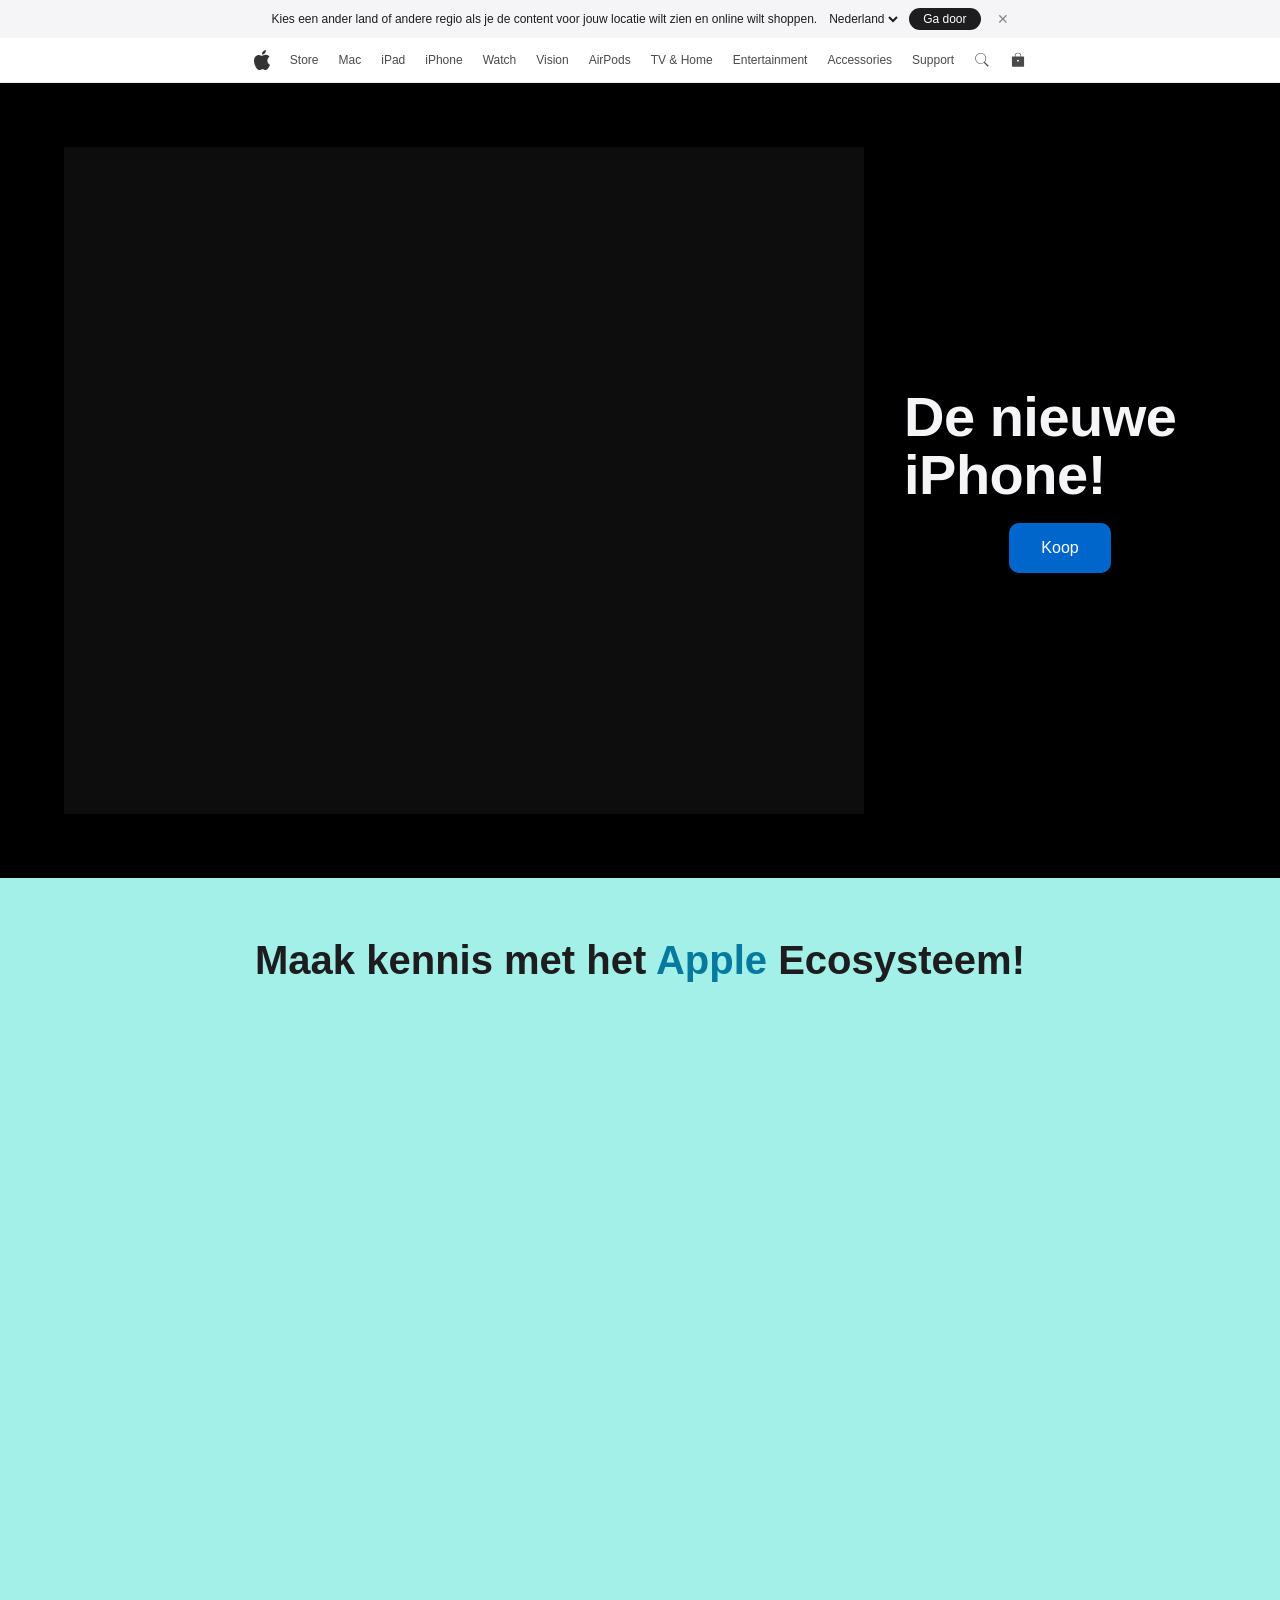
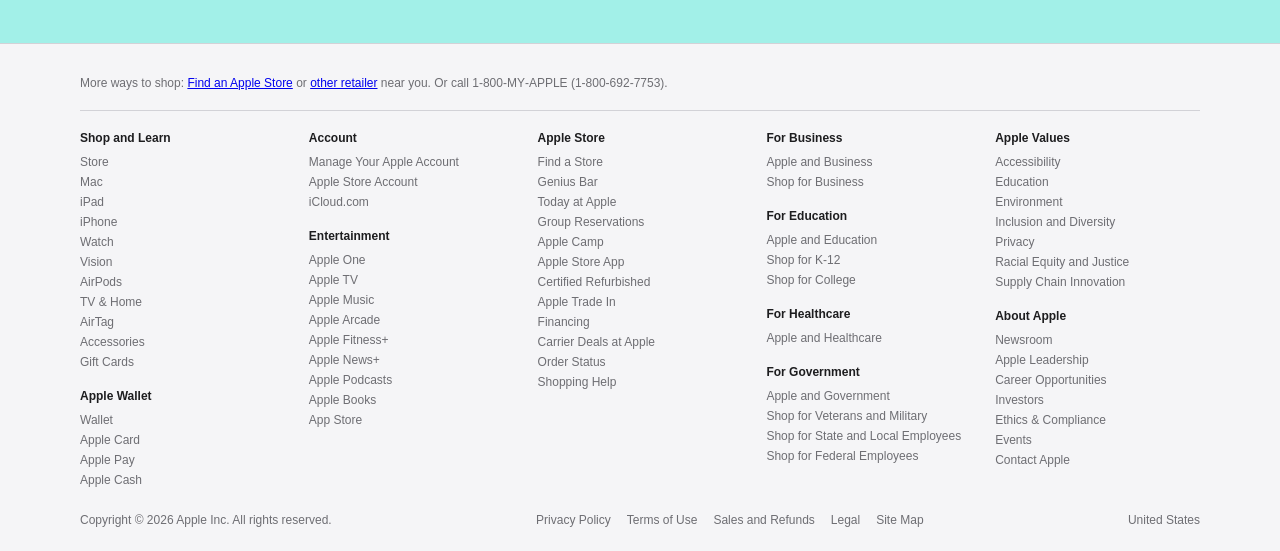
<file: index.html>
<!DOCTYPE html>
<html lang="nl">
<head>
  <meta charset="UTF-8">
  <meta name="viewport" content="width=device-width, initial-scale=1.0">
  <title>Apple</title>
  <link rel="stylesheet" href="style.css">
</head>
<body>

  <!-- Banner -->
  <div class="nav-banner">
    Kies een ander land of andere regio als je de content voor jouw locatie wilt zien en online wilt shoppen.
    <select><option>Nederland</option></select>
    <button class="go">Ga door</button>
    <span class="close">✕</span>
  </div>

  <!-- Nav -->
  <nav>
    <ul>
      <li><a href="index.html">
            <img src="./img/Apple_logo_black.svg" alt="Apple Homepage">
      </a></li>
      <li><a href="#">Store</a></li>
      <li><a href="#">Mac</a></li>
      <li><a href="#">iPad</a></li>
      <li><a href="#">iPhone</a></li>
      <li><a href="#">Watch</a></li>
      <li><a href="#">Vision</a></li>
      <li><a href="#">AirPods</a></li>
      <li><a href="#">TV &amp; Home</a></li>
      <li><a href="#">Entertainment</a></li>
      <li><a href="#">Accessories</a></li>
      <li><a href="#">Support</a></li>
      <li><a href="#">
        <svg viewBox="0 0 50 50" xmlns="http://www.w3.org/2000/svg">
          <path d="M21 3C11.6 3 4 10.6 4 20s7.6 17 17 17c3.7 0 7.1-1.2 9.9-3.1l12.1 12.1 2.8-2.8L33.8 31C36.2 28 38 24.2 38 20 38 10.6 30.4 3 21 3zm0 2c8.3 0 15 6.7 15 15s-6.7 15-15 15S6 28.3 6 20 12.7 5 21 5z"/>
        </svg>
      </a></li>
      <li><a href="#">
        <svg viewBox="0 0 50 50" xmlns="http://www.w3.org/2000/svg">
          <path d="M25 2a10 10 0 0 0-10 10v2H8a2 2 0 0 0-2 2v28a2 2 0 0 0 2 2h34a2 2 0 0 0 2-2V16a2 2 0 0 0-2-2h-7v-2A10 10 0 0 0 25 2zm0 2a8 8 0 0 1 8 8v2H17v-2a8 8 0 0 1 8-8zm0 20a3 3 0 1 1 0 6 3 3 0 0 1 0-6z"/>
        </svg>
      </a></li>
    </ul>
  </nav>

  <!-- Hero sectie -->
  <section class="hero">

    <!-- ================================ -->
    <!-- 3D EMBED CONTAINER 1 (hero)      -->
    <!-- Vervang de div hieronder met     -->
    <!-- jouw eigen embed / iframe code   -->
    <!-- ================================ -->
    <div class="embed-container" id="embed-hero">
<iframe src='https://my.spline.design/untitled-IZcgxVJV7Gr36CxvMRwJEiUN/' frameborder='0' width='100%' height='100%'></iframe>
    </div>

    <div class="hero-text">
      <h1>De nieuwe iPhone!</h1>
      <a href="./product-pagina.html" class="koop-knop">Koop</a>
    </div>



  </section>

  <!-- Teal sectie -->
  <section class="section-teal">

    <h2>Maak kennis met het <span>Apple</span> Ecosysteem!</h2>

    <!-- ================================ -->
    <!-- 3D EMBED CONTAINER 2 (ecosysteem)-->
    <!-- Vervang de div hieronder met     -->
    <!-- jouw eigen embed / iframe code   -->
    <!-- ================================ -->
    <div class="embed-container" id="embed-ecosystem">
<iframe src='https://my.spline.design/untitled-EooTkYbZewaQapRqbtPvDIRm/' frameborder='0' width='100%' height='100%'></iframe>
      </div>
    </div>

  </section>

  <!-- Footer -->
  <footer>
    <div class="footer-top">
      More ways to shop: <a href="#">Find an Apple Store</a> or <a href="#">other retailer</a> near you. Or call 1‑800‑MY‑APPLE (1‑800‑692‑7753).
    </div>
    <div class="footer-grid">
      <div class="footer-col">
        <h4>Shop and Learn</h4>
        <ul>
          <li><a href="#">Store</a></li>
          <li><a href="#">Mac</a></li>
          <li><a href="#">iPad</a></li>
          <li><a href="#">iPhone</a></li>
          <li><a href="#">Watch</a></li>
          <li><a href="#">Vision</a></li>
          <li><a href="#">AirPods</a></li>
          <li><a href="#">TV &amp; Home</a></li>
          <li><a href="#">AirTag</a></li>
          <li><a href="#">Accessories</a></li>
          <li><a href="#">Gift Cards</a></li>
        </ul>
        <br>
        <h4>Apple Wallet</h4>
        <ul>
          <li><a href="#">Wallet</a></li>
          <li><a href="#">Apple Card</a></li>
          <li><a href="#">Apple Pay</a></li>
          <li><a href="#">Apple Cash</a></li>
        </ul>
      </div>
      <div class="footer-col">
        <h4>Account</h4>
        <ul>
          <li><a href="#">Manage Your Apple Account</a></li>
          <li><a href="#">Apple Store Account</a></li>
          <li><a href="#">iCloud.com</a></li>
        </ul>
        <br>
        <h4>Entertainment</h4>
        <ul>
          <li><a href="#">Apple One</a></li>
          <li><a href="#">Apple TV</a></li>
          <li><a href="#">Apple Music</a></li>
          <li><a href="#">Apple Arcade</a></li>
          <li><a href="#">Apple Fitness+</a></li>
          <li><a href="#">Apple News+</a></li>
          <li><a href="#">Apple Podcasts</a></li>
          <li><a href="#">Apple Books</a></li>
          <li><a href="#">App Store</a></li>
        </ul>
      </div>
      <div class="footer-col">
        <h4>Apple Store</h4>
        <ul>
          <li><a href="#">Find a Store</a></li>
          <li><a href="#">Genius Bar</a></li>
          <li><a href="#">Today at Apple</a></li>
          <li><a href="#">Group Reservations</a></li>
          <li><a href="#">Apple Camp</a></li>
          <li><a href="#">Apple Store App</a></li>
          <li><a href="#">Certified Refurbished</a></li>
          <li><a href="#">Apple Trade In</a></li>
          <li><a href="#">Financing</a></li>
          <li><a href="#">Carrier Deals at Apple</a></li>
          <li><a href="#">Order Status</a></li>
          <li><a href="#">Shopping Help</a></li>
        </ul>
      </div>
      <div class="footer-col">
        <h4>For Business</h4>
        <ul>
          <li><a href="#">Apple and Business</a></li>
          <li><a href="#">Shop for Business</a></li>
        </ul>
        <br>
        <h4>For Education</h4>
        <ul>
          <li><a href="#">Apple and Education</a></li>
          <li><a href="#">Shop for K-12</a></li>
          <li><a href="#">Shop for College</a></li>
        </ul>
        <br>
        <h4>For Healthcare</h4>
        <ul>
          <li><a href="#">Apple and Healthcare</a></li>
        </ul>
        <br>
        <h4>For Government</h4>
        <ul>
          <li><a href="#">Apple and Government</a></li>
          <li><a href="#">Shop for Veterans and Military</a></li>
          <li><a href="#">Shop for State and Local Employees</a></li>
          <li><a href="#">Shop for Federal Employees</a></li>
        </ul>
      </div>
      <div class="footer-col">
        <h4>Apple Values</h4>
        <ul>
          <li><a href="#">Accessibility</a></li>
          <li><a href="#">Education</a></li>
          <li><a href="#">Environment</a></li>
          <li><a href="#">Inclusion and Diversity</a></li>
          <li><a href="#">Privacy</a></li>
          <li><a href="#">Racial Equity and Justice</a></li>
          <li><a href="#">Supply Chain Innovation</a></li>
        </ul>
        <br>
        <h4>About Apple</h4>
        <ul>
          <li><a href="#">Newsroom</a></li>
          <li><a href="#">Apple Leadership</a></li>
          <li><a href="#">Career Opportunities</a></li>
          <li><a href="#">Investors</a></li>
          <li><a href="#">Ethics &amp; Compliance</a></li>
          <li><a href="#">Events</a></li>
          <li><a href="#">Contact Apple</a></li>
        </ul>
      </div>
    </div>
    <div class="footer-bottom">
      <span>Copyright © 2026 Apple Inc. All rights reserved.</span>
      <div class="footer-links">
        <a href="#">Privacy Policy</a>
        <a href="#">Terms of Use</a>
        <a href="#">Sales and Refunds</a>
        <a href="#">Legal</a>
        <a href="#">Site Map</a>
      </div>
      <span>United States</span>
    </div>
  </footer>

</body>
</html>
</file>
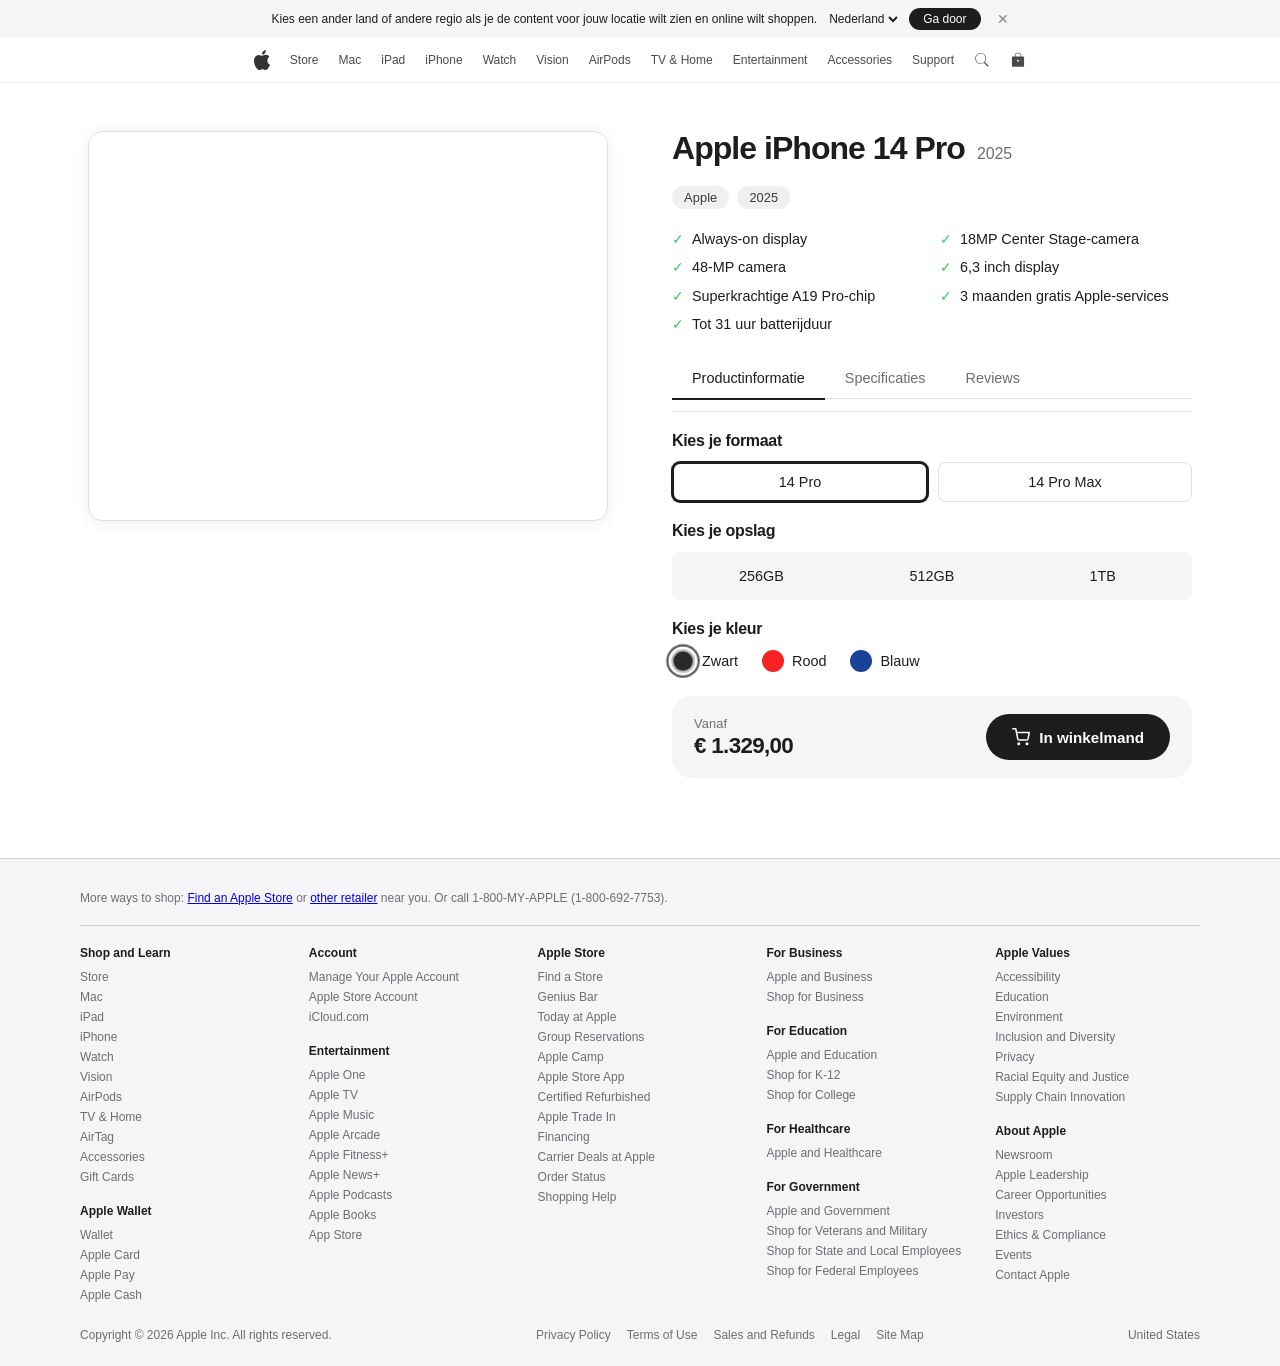
<file: product-pagina.html>
<!DOCTYPE html>
<html lang="nl">
<head>
  <meta charset="UTF-8" />
  <meta name="viewport" content="width=device-width, initial-scale=1.0" />
  <title>Apple iPhone 14 Pro – 2025</title>
  <link rel="stylesheet" href="product-pagina.css" />
</head>
<body>

<!-- Banner -->
  <div class="nav-banner">
    Kies een ander land of andere regio als je de content voor jouw locatie wilt zien en online wilt shoppen.
    <select><option>Nederland</option></select>
    <button class="go">Ga door</button>
    <span class="close">✕</span>
  </div>

  <!-- Nav -->
  <nav>
    <ul>
      <li><a href="index.html">
            <img src="./img/Apple_logo_black.svg" alt="Apple Homepage">
      </a></li>
      <li><a href="#">Store</a></li>
      <li><a href="#">Mac</a></li>
      <li><a href="#">iPad</a></li>
      <li><a href="#">iPhone</a></li>
      <li><a href="#">Watch</a></li>
      <li><a href="#">Vision</a></li>
      <li><a href="#">AirPods</a></li>
      <li><a href="#">TV &amp; Home</a></li>
      <li><a href="#">Entertainment</a></li>
      <li><a href="#">Accessories</a></li>
      <li><a href="#">Support</a></li>
      <li><a href="#">
        <svg viewBox="0 0 50 50" xmlns="http://www.w3.org/2000/svg">
          <path d="M21 3C11.6 3 4 10.6 4 20s7.6 17 17 17c3.7 0 7.1-1.2 9.9-3.1l12.1 12.1 2.8-2.8L33.8 31C36.2 28 38 24.2 38 20 38 10.6 30.4 3 21 3zm0 2c8.3 0 15 6.7 15 15s-6.7 15-15 15S6 28.3 6 20 12.7 5 21 5z"/>
        </svg>
      </a></li>
      <li><a href="#">
        <svg viewBox="0 0 50 50" xmlns="http://www.w3.org/2000/svg">
          <path d="M25 2a10 10 0 0 0-10 10v2H8a2 2 0 0 0-2 2v28a2 2 0 0 0 2 2h34a2 2 0 0 0 2-2V16a2 2 0 0 0-2-2h-7v-2A10 10 0 0 0 25 2zm0 2a8 8 0 0 1 8 8v2H17v-2a8 8 0 0 1 8-8zm0 20a3 3 0 1 1 0 6 3 3 0 0 1 0-6z"/>
        </svg>
      </a></li>
    </ul>
  </nav>

  <main class="product-page">
    <div class="product-layout">

      <!-- Left: Image embed container -->
       <!-- zwart --> 
      <div id="zwart" class="product-media">
        <div class="embed-container">
          <iframe src='https://my.spline.design/spline3dstarterfile-MYjq13WZpAgtxospFuw69iuJ/' frameborder='0' width='100%' height='100%'></iframe>
        </div>
      </div>
       <!-- blauw --> 
      <div id="blauw" class="product-media">
        <div class="embed-container">
           <iframe src='https://my.spline.design/iphoneblauw-qN1hBbAMFeNt0aEK0GLqxytQ/' frameborder='0' width='100%' height='100%'></iframe>
        </div>
      </div>

       <!-- rood --> 
      <div id="rood" class="product-media">
        <div class="embed-container">
           <iframe src='https://my.spline.design/iphonerood-1mqInuN5EIRtAVV0uLR5VH22/' frameborder='0' width='100%' height='100%'></iframe>
        </div>
      </div>
      
     

      <!-- Right: Product info -->
      <div class="product-info">

        <div class="product-title-row">
          <h1 class="product-name">Apple iPhone 14 Pro</h1>
          <span class="product-year">2025</span>
        </div>

        <div class="product-tags">
          <span class="tag">Apple</span>
          <span class="tag">2025</span>
        </div>

        <ul class="feature-list">
          <li><span class="check">&#10003;</span> Always-on display</li>
          <li><span class="check">&#10003;</span> 18MP Center Stage-camera</li>
          <li><span class="check">&#10003;</span> 48-MP camera</li>
          <li><span class="check">&#10003;</span> 6,3 inch display</li>
          <li><span class="check">&#10003;</span> Superkrachtige A19 Pro-chip</li>
          <li><span class="check">&#10003;</span> 3 maanden gratis Apple-services</li>
          <li><span class="check">&#10003;</span> Tot 31 uur batterijduur</li>
        </ul>

        <!-- Tab nav -->
        <nav class="tab-nav">
          <button class="tab-btn active">Productinformatie</button>
          <button class="tab-btn">Specificaties</button>
          <button class="tab-btn">Reviews</button>
        </nav>

        <div class="divider"></div>

        <!-- Formaat -->
        <section class="option-section">
          <h2 class="option-title">Kies je formaat</h2>
          <div class="option-group format-group">
            <button class="option-btn selected">14 Pro</button>
            <button class="option-btn">14 Pro Max</button>
          </div>
        </section>

        <!-- Opslag -->
        <section class="option-section">
          <h2 class="option-title">Kies je opslag</h2>
          <div class="option-group storage-group">
            <button class="option-btn">256GB</button>
            <button class="option-btn">512GB</button>
            <button class="option-btn">1TB</button>
          </div>
        </section>

        <!-- Kleur -->
        <section class="option-section">
          <h2 class="option-title">Kies je kleur</h2>
          <div class="color-group">
            <label class="color-option">
              <input type="radio" name="color" value="zilver" checked />
              <span class="color-dot" style="background: #292929; border: 2px solid #bbb;"></span>
              <span class="color-name">Zwart</span>
            </label>
            <label class="color-option">
              <input type="radio" name="color" value="oranje" />
              <span class="color-dot" style="background: #f52323;"></span>
              <span class="color-name">Rood</span>
            </label>
            <label class="color-option">
              <input type="radio" name="color" value="blauw" />
              <span class="color-dot" style="background: #194299;"></span>
              <span class="color-name">Blauw</span>
            </label>
          </div>
        </section>

        <!-- Add to cart bar -->
        <div class="cart-bar">
          <div class="price-block">
            <span class="price-label">Vanaf</span>
            <span class="price">€ 1.329,00</span>
          </div>
          <button class="cart-btn">
            <svg class="cart-icon" viewBox="0 0 24 24" fill="none" stroke="currentColor" stroke-width="2" stroke-linecap="round" stroke-linejoin="round">
              <circle cx="9" cy="21" r="1"/><circle cx="20" cy="21" r="1"/>
              <path d="M1 1h4l2.68 13.39a2 2 0 0 0 2 1.61h9.72a2 2 0 0 0 2-1.61L23 6H6"/>
            </svg>
            In winkelmand
          </button>
        </div>

      </div>
    </div>
  </main>

  <!-- Footer -->
  <footer>
    <div class="footer-top">
      More ways to shop: <a href="#">Find an Apple Store</a> or <a href="#">other retailer</a> near you. Or call 1‑800‑MY‑APPLE (1‑800‑692‑7753).
    </div>
    <div class="footer-grid">
      <div class="footer-col">
        <h4>Shop and Learn</h4>
        <ul>
          <li><a href="#">Store</a></li>
          <li><a href="#">Mac</a></li>
          <li><a href="#">iPad</a></li>
          <li><a href="#">iPhone</a></li>
          <li><a href="#">Watch</a></li>
          <li><a href="#">Vision</a></li>
          <li><a href="#">AirPods</a></li>
          <li><a href="#">TV &amp; Home</a></li>
          <li><a href="#">AirTag</a></li>
          <li><a href="#">Accessories</a></li>
          <li><a href="#">Gift Cards</a></li>
        </ul>
        <br>
        <h4>Apple Wallet</h4>
        <ul>
          <li><a href="#">Wallet</a></li>
          <li><a href="#">Apple Card</a></li>
          <li><a href="#">Apple Pay</a></li>
          <li><a href="#">Apple Cash</a></li>
        </ul>
      </div>
      <div class="footer-col">
        <h4>Account</h4>
        <ul>
          <li><a href="#">Manage Your Apple Account</a></li>
          <li><a href="#">Apple Store Account</a></li>
          <li><a href="#">iCloud.com</a></li>
        </ul>
        <br>
        <h4>Entertainment</h4>
        <ul>
          <li><a href="#">Apple One</a></li>
          <li><a href="#">Apple TV</a></li>
          <li><a href="#">Apple Music</a></li>
          <li><a href="#">Apple Arcade</a></li>
          <li><a href="#">Apple Fitness+</a></li>
          <li><a href="#">Apple News+</a></li>
          <li><a href="#">Apple Podcasts</a></li>
          <li><a href="#">Apple Books</a></li>
          <li><a href="#">App Store</a></li>
        </ul>
      </div>
      <div class="footer-col">
        <h4>Apple Store</h4>
        <ul>
          <li><a href="#">Find a Store</a></li>
          <li><a href="#">Genius Bar</a></li>
          <li><a href="#">Today at Apple</a></li>
          <li><a href="#">Group Reservations</a></li>
          <li><a href="#">Apple Camp</a></li>
          <li><a href="#">Apple Store App</a></li>
          <li><a href="#">Certified Refurbished</a></li>
          <li><a href="#">Apple Trade In</a></li>
          <li><a href="#">Financing</a></li>
          <li><a href="#">Carrier Deals at Apple</a></li>
          <li><a href="#">Order Status</a></li>
          <li><a href="#">Shopping Help</a></li>
        </ul>
      </div>
      <div class="footer-col">
        <h4>For Business</h4>
        <ul>
          <li><a href="#">Apple and Business</a></li>
          <li><a href="#">Shop for Business</a></li>
        </ul>
        <br>
        <h4>For Education</h4>
        <ul>
          <li><a href="#">Apple and Education</a></li>
          <li><a href="#">Shop for K-12</a></li>
          <li><a href="#">Shop for College</a></li>
        </ul>
        <br>
        <h4>For Healthcare</h4>
        <ul>
          <li><a href="#">Apple and Healthcare</a></li>
        </ul>
        <br>
        <h4>For Government</h4>
        <ul>
          <li><a href="#">Apple and Government</a></li>
          <li><a href="#">Shop for Veterans and Military</a></li>
          <li><a href="#">Shop for State and Local Employees</a></li>
          <li><a href="#">Shop for Federal Employees</a></li>
        </ul>
      </div>
      <div class="footer-col">
        <h4>Apple Values</h4>
        <ul>
          <li><a href="#">Accessibility</a></li>
          <li><a href="#">Education</a></li>
          <li><a href="#">Environment</a></li>
          <li><a href="#">Inclusion and Diversity</a></li>
          <li><a href="#">Privacy</a></li>
          <li><a href="#">Racial Equity and Justice</a></li>
          <li><a href="#">Supply Chain Innovation</a></li>
        </ul>
        <br>
        <h4>About Apple</h4>
        <ul>
          <li><a href="#">Newsroom</a></li>
          <li><a href="#">Apple Leadership</a></li>
          <li><a href="#">Career Opportunities</a></li>
          <li><a href="#">Investors</a></li>
          <li><a href="#">Ethics &amp; Compliance</a></li>
          <li><a href="#">Events</a></li>
          <li><a href="#">Contact Apple</a></li>
        </ul>
      </div>
    </div>
    <div class="footer-bottom">
      <span>Copyright © 2026 Apple Inc. All rights reserved.</span>
      <div class="footer-links">
        <a href="#">Privacy Policy</a>
        <a href="#">Terms of Use</a>
        <a href="#">Sales and Refunds</a>
        <a href="#">Legal</a>
        <a href="#">Site Map</a>
      </div>
      <span>United States</span>
    </div>
  </footer>

  <script src="script.js"></script>
</body>
</html>
</file>
<file: style.css>
* { margin: 0; padding: 0; box-sizing: border-box; }

body {
  font-family: -apple-system, "SF Pro Display", "SF Pro Text", "Helvetica Neue", Helvetica, Arial, sans-serif;
  background: #fff;
  color: #1d1d1f;
}

/* ── NAV BANNER ── */
.nav-banner {
  background: #f5f5f7;
  text-align: center;
  padding: 8px 16px;
  font-size: 12px;
  color: #1d1d1f;
  display: flex;
  align-items: center;
  justify-content: center;
  gap: 8px;
}
.nav-banner a { color: #06c; text-decoration: none; }
.nav-banner a:hover { text-decoration: underline; }
.nav-banner select {
  border: none;
  background: transparent;
  font-size: 12px;
  color: #1d1d1f;
}
.nav-banner button.go {
  background: #1d1d1f;
  color: #fff;
  border: none;
  border-radius: 980px;
  padding: 4px 14px;
  font-size: 12px;
  cursor: pointer;
}
.nav-banner .close { cursor: pointer; font-size: 14px; color: #888; margin-left: 8px; }

/* ── NAV ── */
nav {
  background: rgba(255,255,255,0.85);
  backdrop-filter: saturate(180%) blur(20px);
  -webkit-backdrop-filter: saturate(180%) blur(20px);
  position: sticky;
  top: 0;
  z-index: 100;
  border-bottom: 1px solid rgba(0,0,0,0.08);
}
nav ul {
  list-style: none;
  display: flex;
  align-items: center;
  justify-content: center;
  gap: 0;
  max-width: 980px;
  margin: 0 auto;
  padding: 0 16px;
  height: 44px;
}
nav ul li a {
  display: flex;
  align-items: center;
  padding: 0 10px;
  font-size: 12px;
  color: #1d1d1f;
  text-decoration: none;
  opacity: 0.8;
  transition: opacity 0.2s;
}
nav ul li a:hover { opacity: 1; }
nav ul li a svg { width: 16px; height: 16px; fill: #1d1d1f; }

/* apple logo */
nav img:first-child {
    width: 16px;
}

/* ── HERO ── */
.hero {
  width: 100%;
  background: #000;
  display: flex;
  align-items: center;
  justify-content: space-between;
  padding: clamp(20px, 5vw, 80px);
  min-height: 60vh;
  gap: clamp(20px, 4vw, 40px);
  flex-wrap: wrap;
}

/* ── EMBED (ALLEEN HERO) ── */
.hero .embed-container {
  overflow: hidden;
  display: flex;
  align-items: center;
  justify-content: center;
  background: rgba(255,255,255,0.05);
  color: rgba(255,255,255,0.3);
  font-size: 14px;

  width: 100%;
  max-width: 800px;
  aspect-ratio: 1.2 / 1;
}

.hero .embed-container iframe {
  width: 100%;
  height: 100%;
  border: 0;
}

/* ── TEXT ── */
.hero-text {
  flex: 1;
  color: #f5f5f7;
  min-width: 280px;
  display: flex;
  align-items: center;
  flex-direction: column;
  gap: 2vh;
}

.koop-knop {
  display: flex;
  align-items: center;
  background-color: #06c;
  color: white;
  padding: 16px;
  padding-left: 32px;
  padding-right: 32px;
  border-radius: 10px;
  text-decoration: none;
}

.koop-knop{transition:.3s}.koop-knop:hover{
  scale:1.2;
  background:#1d81e5}

.hero-text h1 {
  font-size: clamp(28px, 5vw, 56px);
  font-weight: 700;
  letter-spacing: -0.5px;
  line-height: 1.05;
}

/* ── MOBIEL ── */
@media (max-width: 768px) {
  .hero {
    flex-direction: column;
    text-align: center;
  }

  .hero .embed-container {
    max-width: 100%;
  }
}

/* ── SECTIE 2 (teal) ── */
.section-teal {
  background: #a2f0e8;
  padding: 60px 80px;
  display: flex;
  flex-direction: column;
  align-items: center;
  gap: 40px;
}
.section-teal h2 {
  font-size: 40px;
  font-weight: 700;
  color: #1d1d1f;
  text-align: center;
}
.section-teal h2 span {
  color: #06799f;
}

.section-teal .embed-container {
  width: 100%;
  max-width: 1200px;
  height: 100%;
  font-size: 14px;
    aspect-ratio: 2 / 1;
}

/* ── FOOTER ── */
footer {
  background: #f5f5f7;
  padding: 32px 80px 24px;
  font-size: 12px;
  color: #6e6e73;
  border-top: 1px solid #d2d2d7;
}
.footer-top {
  padding-bottom: 20px;
  border-bottom: 1px solid #d2d2d7;
  margin-bottom: 20px;
}
.footer-grid {
  display: grid;
  grid-template-columns: repeat(5, 1fr);
  gap: 24px;
}
.footer-col h4 {
  font-size: 12px;
  font-weight: 600;
  color: #1d1d1f;
  margin-bottom: 10px;
}
.footer-col ul { list-style: none; }
.footer-col ul li { margin-bottom: 6px; }
.footer-col ul li a {
  color: #6e6e73;
  text-decoration: none;
  font-size: 12px;
}
.footer-col ul li a:hover { text-decoration: underline; }
.footer-bottom {
  margin-top: 20px;
  display: flex;
  justify-content: space-between;
  align-items: center;
  flex-wrap: wrap;
  gap: 8px;
}
.footer-bottom a { color: #6e6e73; text-decoration: none; }
.footer-bottom a:hover { text-decoration: underline; }
.footer-links { display: flex; gap: 16px; }

/* ── EMBED PLACEHOLDER ── */
.embed-placeholder {
  display: flex;
  flex-direction: column;
  align-items: center;
  gap: 8px;
  pointer-events: none;
  user-select: none;
}
.embed-placeholder svg {
  width: 32px;
  height: 32px;
  opacity: 0.3;
}
</file>
<file: product-pagina.css>
/* ── NAV BANNER ── */
.nav-banner {
  background: #f5f5f7;
  text-align: center;
  padding: 8px 16px;
  font-size: 12px;
  color: #1d1d1f;
  display: flex;
  align-items: center;
  justify-content: center;
  gap: 8px;
}
.nav-banner a { color: #06c; text-decoration: none; }
.nav-banner a:hover { text-decoration: underline; }
.nav-banner select {
  border: none;
  background: transparent;
  font-size: 12px;
  color: #1d1d1f;
}
.nav-banner button.go {
  background: #1d1d1f;
  color: #fff;
  border: none;
  border-radius: 980px;
  padding: 4px 14px;
  font-size: 12px;
  cursor: pointer;
}
.nav-banner .close { cursor: pointer; font-size: 14px; color: #888; margin-left: 8px; }

/* ── NAV ── */
nav {
  background: rgba(255,255,255,0.85);
  backdrop-filter: saturate(180%) blur(20px);
  -webkit-backdrop-filter: saturate(180%) blur(20px);
  position: sticky;
  top: 0;
  z-index: 100;
  border-bottom: 1px solid rgba(0,0,0,0.08);
}
nav ul {
  list-style: none;
  display: flex;
  align-items: center;
  justify-content: center;
  gap: 0;
  max-width: 980px;
  margin: 0 auto;
  padding: 0 16px;
  height: 44px;
}
nav ul li a {
  display: flex;
  align-items: center;
  padding: 0 10px;
  font-size: 12px;
  color: #1d1d1f;
  text-decoration: none;
  opacity: 0.8;
  transition: opacity 0.2s;
}
nav ul li a:hover { opacity: 1; }
nav ul li a svg { width: 16px; height: 16px; fill: #1d1d1f; }

/* apple logo */
nav img:first-child {
    width: 16px;
}

/* ── FOOTER ── */
footer {
  background: #f5f5f7;
  padding: 32px 80px 24px;
  font-size: 12px;
  color: #6e6e73;
  border-top: 1px solid #d2d2d7;
}
.footer-top {
  padding-bottom: 20px;
  border-bottom: 1px solid #d2d2d7;
  margin-bottom: 20px;
}
.footer-grid {
  display: grid;
  grid-template-columns: repeat(5, 1fr);
  gap: 24px;
}
.footer-col h4 {
  font-size: 12px;
  font-weight: 600;
  color: #1d1d1f;
  margin-bottom: 10px;
}
.footer-col ul { list-style: none; }
.footer-col ul li { margin-bottom: 6px; }
.footer-col ul li a {
  color: #6e6e73;
  text-decoration: none;
  font-size: 12px;
}
.footer-col ul li a:hover { text-decoration: underline; }
.footer-bottom {
  margin-top: 20px;
  display: flex;
  justify-content: space-between;
  align-items: center;
  flex-wrap: wrap;
  gap: 8px;
}
.footer-bottom a { color: #6e6e73; text-decoration: none; }
.footer-bottom a:hover { text-decoration: underline; }
.footer-links { display: flex; gap: 16px; }



/* ============================================================
   CSS – Apple iPhone 17 Pro Product Page
   Geoptimaliseerd voor MacBook 14" (2560×1600 / ~1440px logisch)
   ============================================================ */

@import url('https://fonts.googleapis.com/css2?family=DM+Sans:ital,opsz,wght@0,9..40,300;0,9..40,400;0,9..40,500;0,9..40,600;0,9..40,700;1,9..40,300&display=swap');

/* ── Reset ── */
*, *::before, *::after {
  box-sizing: border-box;
  margin: 0;
  padding: 0;
}

/* ── Tokens ── */
:root {
  --font: 'DM Sans', sans-serif;

  --bg:          #ffffff;
  --surface:     #f5f5f7;
  --border:      #e0e0e0;
  --text:        #1d1d1f;
  --muted:       #6e6e73;
  --accent:      #1d1d1f;
  --check:       #34c759;
  --btn-bg:      #1d1d1f;
  --btn-text:    #ffffff;
  --selected-border: #1d1d1f;
  --tag-bg:      #f0f0f0;
  --tag-text:    #3a3a3c;

  --radius-sm:   8px;
  --radius-md:   14px;
  --radius-lg:   20px;
  --radius-pill: 999px;

  --shadow-card: 0 2px 16px rgba(0,0,0,.07);
}

/* ── Base ── */
html { font-size: 16px; }

body {
  font-family: var(--font);
  background: var(--bg);
  color: var(--text);
  -webkit-font-smoothing: antialiased;
  min-height: 100vh;
  display: flex;
  flex-direction: column;
}

/* ── Navbar / Footer placeholders ── */
.navbar,
.footer {
  width: 100%;
  /* voeg hier je eigen stijlen toe */
}

/* ── Main layout ── */
.product-page {
  flex: 1;
  width: 100%;
  max-width: 1200px;
  margin: 0 auto;
  padding: 48px 48px 80px;
}

.product-layout {
  display: grid;
  grid-template-columns: 1fr 1fr;
  gap: 64px;
  align-items: start;
}

/* ── Embed container (left) ── */
.product-media {
  position: sticky;
  top: 88px;
}

#blauw,
#rood {
  display: none;
}

.embed-container {
  aspect-ratio: 4 / 3;
  border: 1.5px solid var(--border);
  border-radius: var(--radius-md);
  background: var(--bg);
  display: flex;
  align-items: center;
  justify-content: center;
  box-shadow: var(--shadow-card);
  min-height: 340px;
}

.embed-label {
  font-size: 0.95rem;
  font-weight: 500;
  color: var(--muted);
  letter-spacing: -0.01em;
}

/* ── Product info (right) ── */
.product-info {
  display: flex;
  flex-direction: column;
  gap: 20px;
}

/* ── Title row ── */
.product-title-row {
  display: flex;
  align-items: baseline;
  gap: 12px;
  flex-wrap: wrap;
}

.product-name {
  font-size: clamp(1.7rem, 2.5vw, 2.25rem);
  font-weight: 700;
  letter-spacing: -0.03em;
  line-height: 1.1;
  color: var(--text);
}

.product-year {
  font-size: 1rem;
  font-weight: 400;
  color: var(--muted);
  letter-spacing: -0.01em;
}

/* ── Tags ── */
.product-tags {
  display: flex;
  gap: 8px;
  flex-wrap: wrap;
}

.tag {
  display: inline-flex;
  align-items: center;
  padding: 4px 12px;
  background: var(--tag-bg);
  color: var(--tag-text);
  border-radius: var(--radius-pill);
  font-size: 0.8rem;
  font-weight: 500;
  letter-spacing: 0.01em;
}

/* ── Feature list ── */
.feature-list {
  list-style: none;
  display: grid;
  grid-template-columns: 1fr 1fr;
  gap: 8px 16px;
}

.feature-list li {
  display: flex;
  align-items: flex-start;
  gap: 8px;
  font-size: 0.9rem;
  font-weight: 500;
  color: var(--text);
  line-height: 1.4;
}

.check {
  color: var(--check);
  font-size: 0.85rem;
  margin-top: 1px;
  flex-shrink: 0;
}

/* ── Tab nav ── */
.tab-nav {
  display: flex;
  gap: 0;
  border-bottom: 1.5px solid var(--border);
  margin-top: 4px;
}

.tab-btn {
  background: none;
  border: none;
  border-bottom: 2.5px solid transparent;
  margin-bottom: -1.5px;
  padding: 12px 20px;
  font-family: var(--font);
  font-size: 0.9rem;
  font-weight: 500;
  color: var(--muted);
  cursor: pointer;
  transition: color 0.18s, border-color 0.18s;
  white-space: nowrap;
}

.tab-btn:hover {
  color: var(--text);
}

.tab-btn.active {
  color: var(--text);
  border-bottom-color: var(--text);
}

/* ── Divider ── */
.divider {
  height: 1px;
  background: var(--border);
  margin: -8px 0 0;
}

/* ── Option sections ── */
.option-section {
  display: flex;
  flex-direction: column;
  gap: 12px;
}

.option-title {
  font-size: 1rem;
  font-weight: 600;
  letter-spacing: -0.02em;
  color: var(--text);
}

/* ── Option buttons ── */
.option-group {
  display: flex;
  gap: 10px;
  flex-wrap: wrap;
}

.option-btn {
  padding: 10px 24px;
  border: 1.5px solid var(--border);
  border-radius: var(--radius-sm);
  background: var(--bg);
  font-family: var(--font);
  font-size: 0.9rem;
  font-weight: 500;
  color: var(--text);
  cursor: pointer;
  transition: border-color 0.15s, background 0.15s, box-shadow 0.15s;
  white-space: nowrap;
}

.option-btn:hover {
  border-color: #aaa;
  background: var(--surface);
}

.option-btn.selected {
  border-color: var(--selected-border);
  border-width: 2px;
  background: var(--bg);
  box-shadow: 0 0 0 1px var(--selected-border);
}

/* Format group: wider buttons */
.format-group .option-btn {
  flex: 1;
  text-align: center;
  min-width: 120px;
}

/* Storage group */
.storage-group {
  background: var(--surface);
  border-radius: var(--radius-sm);
  padding: 6px;
  gap: 4px;
}

.storage-group .option-btn {
  border: none;
  background: transparent;
  border-radius: 6px;
  flex: 1;
  text-align: center;
}

.storage-group .option-btn:hover {
  background: #e8e8eb;
}

.storage-group .option-btn.selected {
  background: var(--bg);
  box-shadow: 0 1px 6px rgba(0,0,0,.1);
  border: none;
}

/* ── Color picker ── */
.color-group {
  display: flex;
  align-items: center;
  gap: 24px;
  flex-wrap: wrap;
}

.color-option {
  display: flex;
  align-items: center;
  gap: 8px;
  cursor: pointer;
  user-select: none;
}

.color-option input[type="radio"] {
  display: none;
}

.color-dot {
  width: 22px;
  height: 22px;
  border-radius: 50%;
  display: inline-block;
  transition: box-shadow 0.15s, transform 0.15s;
  flex-shrink: 0;
}

.color-option input[type="radio"]:checked + .color-dot {
  box-shadow: 0 0 0 2.5px var(--bg), 0 0 0 4.5px #555;
  transform: scale(1.08);
}

.color-name {
  font-size: 0.9rem;
  font-weight: 500;
  color: var(--text);
}

/* ── Cart bar ── */
.cart-bar {
  display: flex;
  align-items: center;
  justify-content: space-between;
  background: var(--surface);
  border-radius: var(--radius-lg);
  padding: 18px 22px;
  margin-top: 4px;
}

.price-block {
  display: flex;
  flex-direction: column;
  gap: 2px;
}

.price-label {
  font-size: 0.8rem;
  font-weight: 500;
  color: var(--muted);
  letter-spacing: 0.01em;
}

.price {
  font-size: 1.4rem;
  font-weight: 700;
  letter-spacing: -0.03em;
  color: var(--text);
}

.cart-btn {
  display: inline-flex;
  align-items: center;
  gap: 9px;
  background: var(--btn-bg);
  color: var(--btn-text);
  border: none;
  border-radius: var(--radius-pill);
  padding: 14px 26px;
  font-family: var(--font);
  font-size: 0.95rem;
  font-weight: 600;
  cursor: pointer;
  transition: opacity 0.18s, transform 0.15s;
  white-space: nowrap;
}

.cart-btn:hover {
  opacity: 0.82;
  transform: translateY(-1px);
}

.cart-btn:active {
  transform: translateY(0);
  opacity: 1;
}

.cart-icon {
  width: 18px;
  height: 18px;
  flex-shrink: 0;
}

/* ============================================================
   Responsive
   ============================================================ */

/* Tablet: ~900px */
@media (max-width: 960px) {
  .product-page {
    padding: 32px 24px 60px;
  }

  .product-layout {
    grid-template-columns: 1fr;
    gap: 32px;
  }

  .product-media {
    position: static;
  }

  .embed-container {
    aspect-ratio: 16 / 9;
    min-height: 240px;
  }

  .feature-list {
    grid-template-columns: 1fr 1fr;
  }
}

/* Mobile: ~600px */
@media (max-width: 600px) {
  .product-page {
    padding: 24px 16px 48px;
  }

  .product-layout {
    gap: 24px;
  }

  .product-name {
    font-size: 1.6rem;
  }

  .feature-list {
    grid-template-columns: 1fr;
  }

  .tab-btn {
    padding: 10px 14px;
    font-size: 0.82rem;
  }

  .format-group {
    flex-direction: column;
  }

  .cart-bar {
    flex-direction: column;
    gap: 16px;
    align-items: flex-start;
  }

  .cart-btn {
    width: 100%;
    justify-content: center;
  }

  .color-group {
    gap: 16px;
  }
}
</file>
